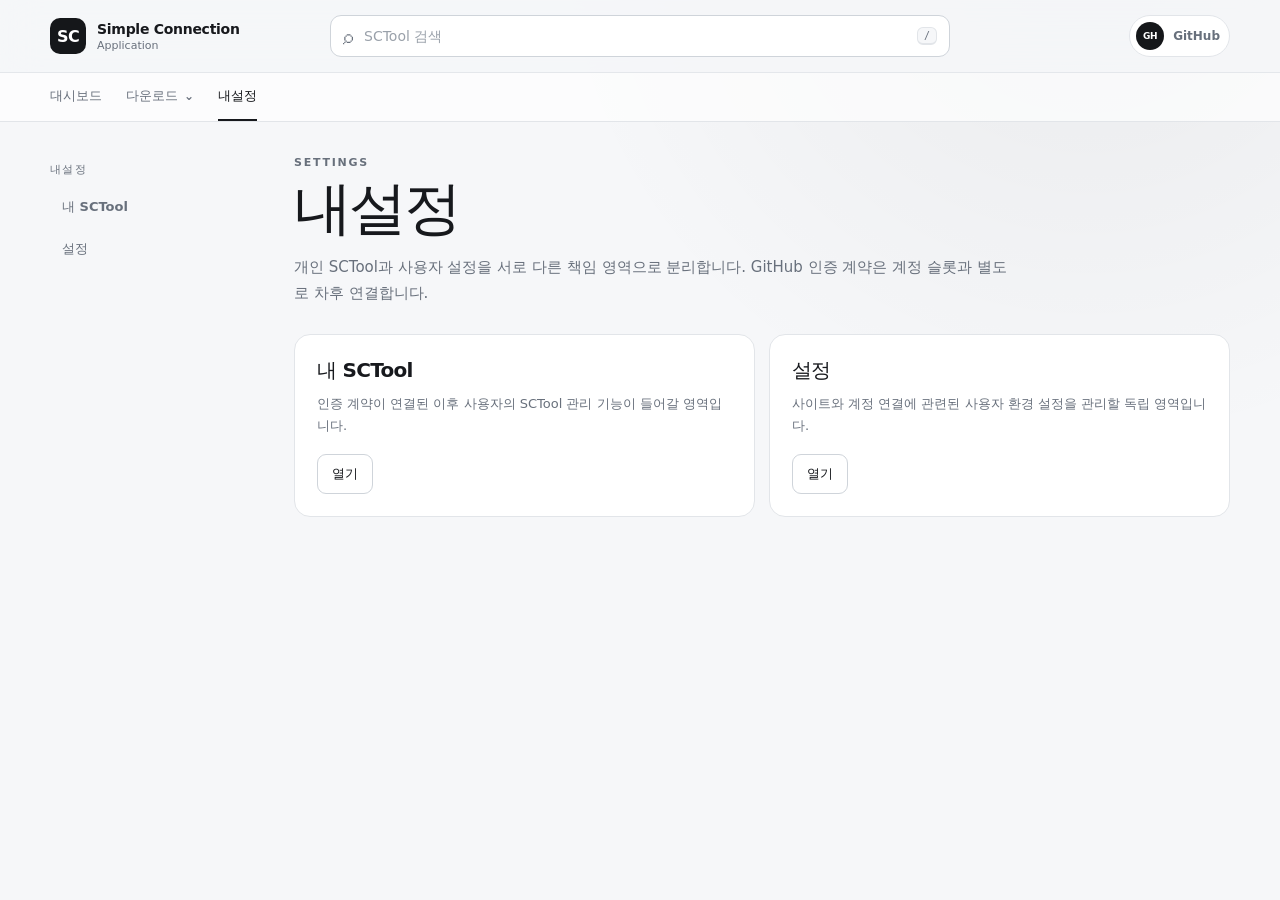
<file: site/settings/index.html>
<!doctype html>
<html lang="ko" data-site-root="../">
<head>
  <meta charset="utf-8" />
  <meta name="viewport" content="width=device-width, initial-scale=1" />
  <meta name="color-scheme" content="light dark" />
  <title>내설정 · Simple Connection</title>
  <link rel="stylesheet" href="../assets/shared/shell.css" />
  <link rel="stylesheet" href="../assets/settings/settings.css" />
  <script type="module" src="../assets/settings/settings.js"></script>
</head>
<body data-section="settings">
  <div data-global-shell></div>
  <div class="shell app-layout">
    <aside class="local-nav" data-local-nav></aside>
    <main id="main-content" class="page-content">
      <header class="page-heading">
        <p class="page-kicker">SETTINGS</p>
        <h1>내설정</h1>
        <p class="page-lead">개인 SCTool과 사용자 설정을 서로 다른 책임 영역으로 분리합니다. GitHub 인증 계약은 계정 슬롯과 별도로 차후 연결합니다.</p>
      </header>
      <section class="settings-grid">
        <article class="panel settings-card">
          <h2>내 SCTool</h2>
          <p>인증 계약이 연결된 이후 사용자의 SCTool 관리 기능이 들어갈 영역입니다.</p>
          <a class="button-secondary" data-site-path="settings/my-sctool/">열기</a>
        </article>
        <article class="panel settings-card">
          <h2>설정</h2>
          <p>사이트와 계정 연결에 관련된 사용자 환경 설정을 관리할 독립 영역입니다.</p>
          <a class="button-secondary" data-site-path="settings/preferences/">열기</a>
        </article>
      </section>
    </main>
  </div>
</body>
</html>
</file>
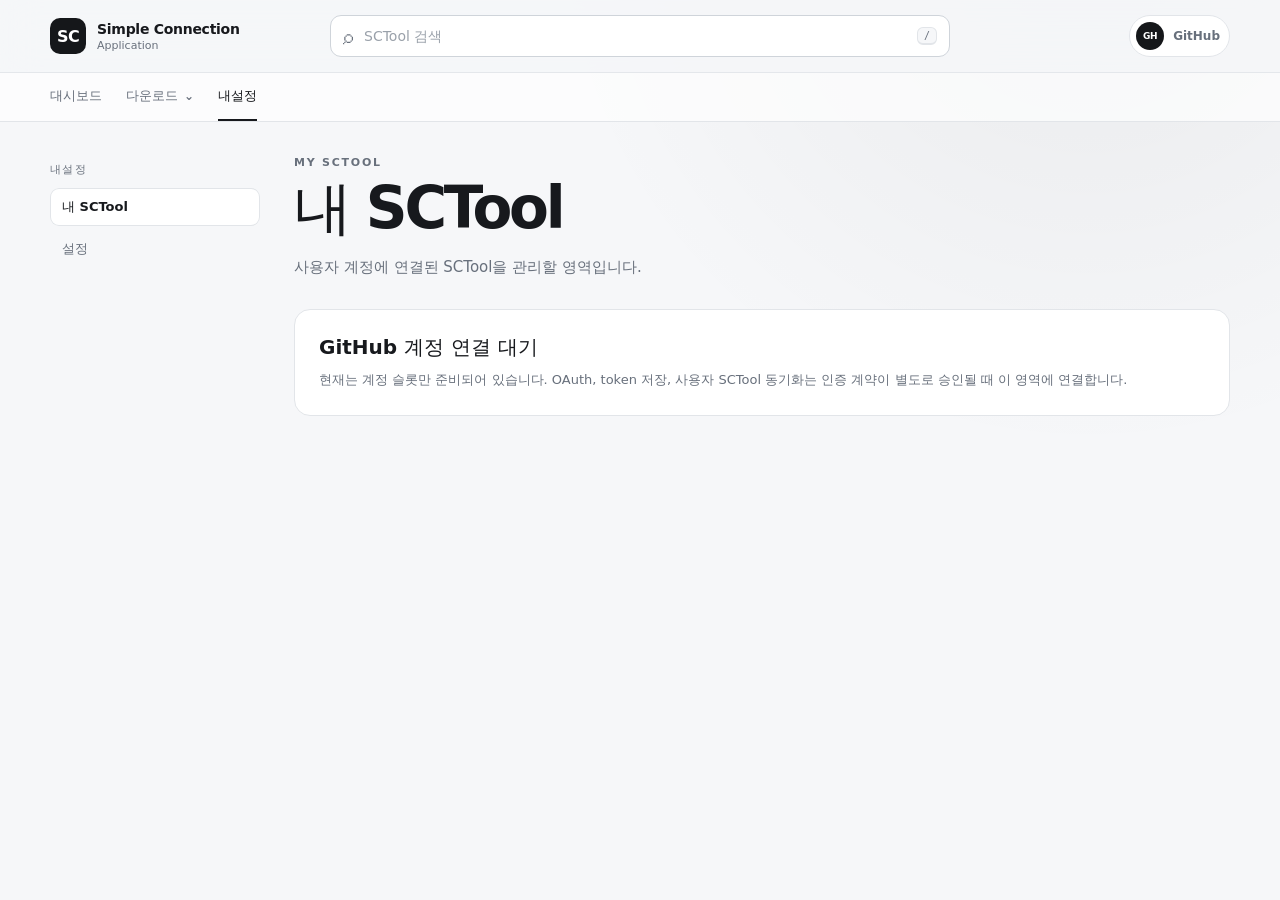
<file: site/settings/my-sctool/index.html>
<!doctype html>
<html lang="ko" data-site-root="../../">
<head>
  <meta charset="utf-8" />
  <meta name="viewport" content="width=device-width, initial-scale=1" />
  <meta name="color-scheme" content="light dark" />
  <title>내 SCTool · Simple Connection</title>
  <link rel="stylesheet" href="../../assets/shared/shell.css" />
  <link rel="stylesheet" href="../../assets/settings/settings.css" />
  <script type="module" src="../../assets/settings/my-sctool.js"></script>
</head>
<body data-section="settings" data-subnav="my-sctool">
  <div data-global-shell></div>
  <div class="shell app-layout">
    <aside class="local-nav" data-local-nav></aside>
    <main id="main-content" class="page-content">
      <header class="page-heading">
        <p class="page-kicker">MY SCTOOL</p>
        <h1>내 SCTool</h1>
        <p class="page-lead">사용자 계정에 연결된 SCTool을 관리할 영역입니다.</p>
      </header>
      <section class="panel placeholder-panel">
        <h2>GitHub 계정 연결 대기</h2>
        <p>현재는 계정 슬롯만 준비되어 있습니다. OAuth, token 저장, 사용자 SCTool 동기화는 인증 계약이 별도로 승인될 때 이 영역에 연결합니다.</p>
      </section>
    </main>
  </div>
</body>
</html>
</file>
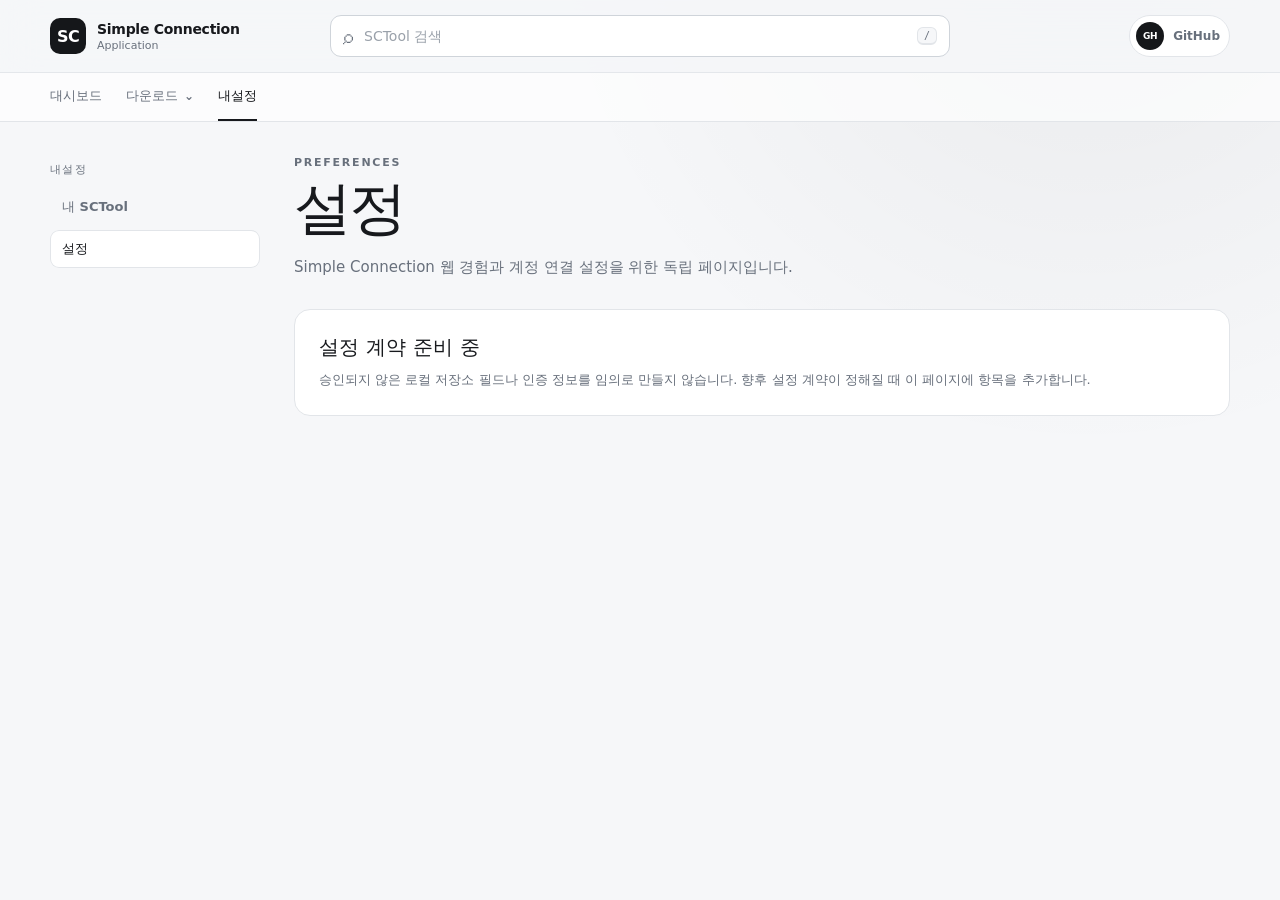
<file: site/settings/preferences/index.html>
<!doctype html>
<html lang="ko" data-site-root="../../">
<head>
  <meta charset="utf-8" />
  <meta name="viewport" content="width=device-width, initial-scale=1" />
  <meta name="color-scheme" content="light dark" />
  <title>설정 · Simple Connection</title>
  <link rel="stylesheet" href="../../assets/shared/shell.css" />
  <link rel="stylesheet" href="../../assets/settings/settings.css" />
  <script type="module" src="../../assets/settings/preferences.js"></script>
</head>
<body data-section="settings" data-subnav="preferences">
  <div data-global-shell></div>
  <div class="shell app-layout">
    <aside class="local-nav" data-local-nav></aside>
    <main id="main-content" class="page-content">
      <header class="page-heading">
        <p class="page-kicker">PREFERENCES</p>
        <h1>설정</h1>
        <p class="page-lead">Simple Connection 웹 경험과 계정 연결 설정을 위한 독립 페이지입니다.</p>
      </header>
      <section class="panel placeholder-panel">
        <h2>설정 계약 준비 중</h2>
        <p>승인되지 않은 로컬 저장소 필드나 인증 정보를 임의로 만들지 않습니다. 향후 설정 계약이 정해질 때 이 페이지에 항목을 추가합니다.</p>
      </section>
    </main>
  </div>
</body>
</html>
</file>
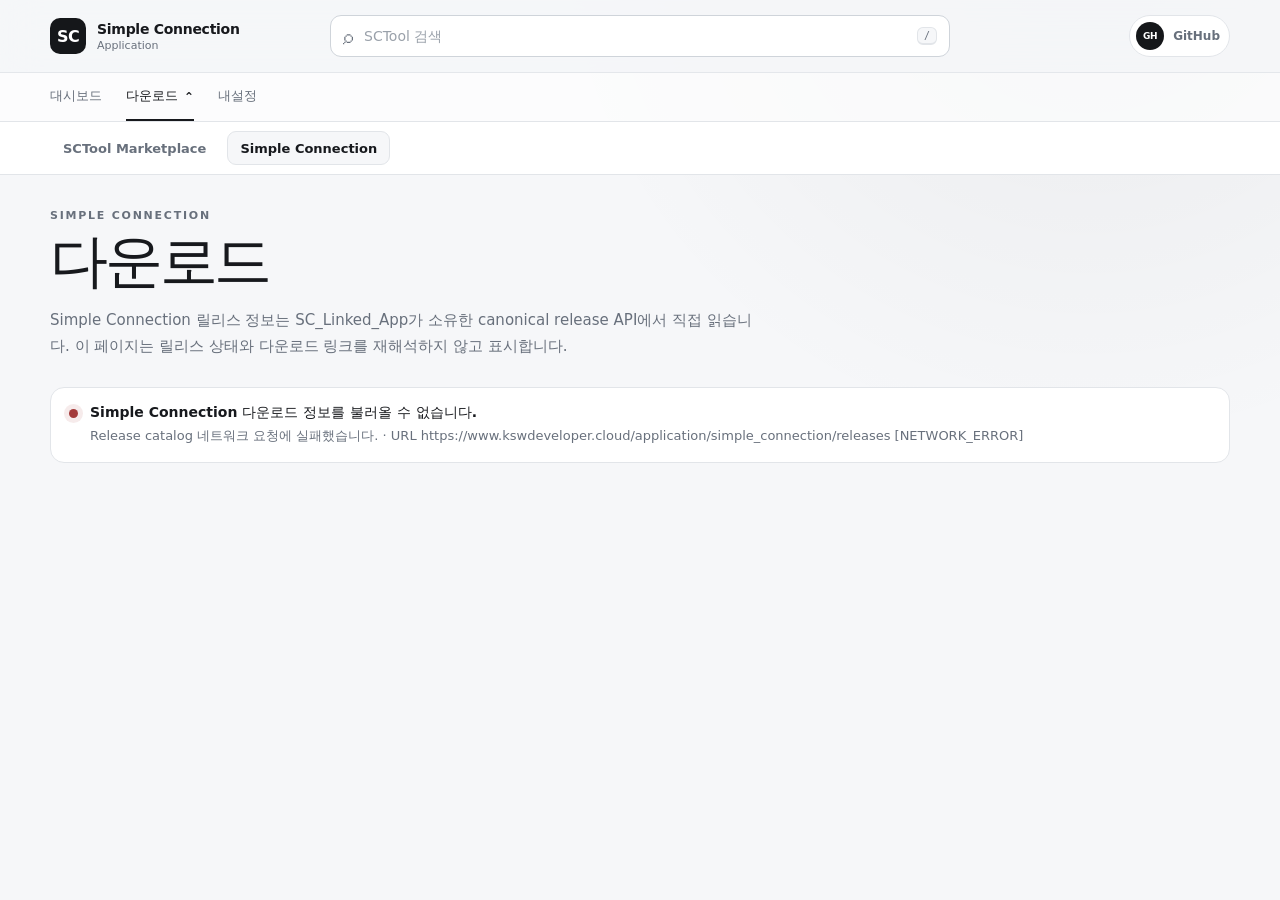
<file: site/application/simple_connection/downloads/index.html>
<!doctype html>
<html lang="ko" data-site-root="../../../">
<head>
  <meta charset="utf-8" />
  <meta name="viewport" content="width=device-width, initial-scale=1" />
  <meta name="color-scheme" content="light dark" />
  <meta name="description" content="Simple Connection release catalog 다운로드" />
  <title>Simple Connection 다운로드</title>
  <link rel="stylesheet" href="../../../assets/shared/shell.css" />
  <link rel="stylesheet" href="../../../assets/application/simple-connection/downloads.css" />
  <script type="module" src="../../../assets/application/simple-connection/downloads.js"></script>
</head>
<body data-section="download" data-subnav="simple-connection">
  <div data-global-shell></div>
  <div class="shell app-layout app-layout-wide">
    <main id="main-content" class="page-content">
      <header class="page-heading">
        <p class="page-kicker">SIMPLE CONNECTION</p>
        <h1>다운로드</h1>
        <p class="page-lead">Simple Connection 릴리스 정보는 SC_Linked_App가 소유한 canonical release API에서 직접 읽습니다. 이 페이지는 릴리스 상태와 다운로드 링크를 재해석하지 않고 표시합니다.</p>
      </header>

      <div id="release-status" class="status-card status-loading" role="status" aria-live="polite">
        <span class="status-dot" aria-hidden="true"></span>
        <div>
          <strong>Release catalog 연결 확인 중</strong>
          <p>SC_Linked_App canonical release contract에서 Windows x64 release catalog를 불러오고 있습니다.</p>
        </div>
      </div>

      <section id="latest-release" class="panel latest-release" aria-labelledby="latest-title" hidden>
        <div>
          <p class="latest-label">LATEST RELEASE</p>
          <h2 id="latest-title" class="latest-version"><span id="latest-version"></span></h2>
          <p id="latest-meta" class="latest-meta"></p>
        </div>
        <a id="latest-download" class="button-primary">Windows x64 다운로드</a>
      </section>

      <section id="release-table-wrap" class="release-table-wrap" aria-labelledby="release-list-title" hidden>
        <h2 id="release-list-title">Release catalog</h2>
        <table class="release-table">
          <thead>
            <tr>
              <th scope="col">버전</th>
              <th scope="col">상태</th>
              <th scope="col">플랫폼</th>
              <th scope="col">출시일</th>
              <th scope="col">파일 이름</th>
              <th scope="col">다운로드</th>
            </tr>
          </thead>
          <tbody id="release-table-body"></tbody>
        </table>
        <p class="catalog-note">표시 순서는 SC_Linked_App canonical release catalog가 제공한 순서를 그대로 사용합니다. 웹 UI는 SemVer 정렬이나 최신 버전 추론을 수행하지 않습니다.</p>
      </section>

      <section id="release-empty" class="release-empty panel" hidden>
        <strong>공개된 릴리스가 없습니다.</strong>
        <p>SC_Linked_App release catalog에 릴리스가 게시되면 이 페이지에 자동으로 표시됩니다.</p>
      </section>
    </main>
  </div>
  <noscript><div class="noscript">다운로드 정보를 불러오려면 JavaScript가 필요합니다.</div></noscript>
</body>
</html>
</file>
<file: site/assets/shared/shell.css>
:root {
  font-family: Inter, Pretendard, "Noto Sans KR", system-ui, -apple-system, BlinkMacSystemFont, "Segoe UI", sans-serif;
  color: #17191d;
  background: #f6f7f9;
  font-synthesis: none;
  --surface: #ffffff;
  --surface-soft: #f6f7f9;
  --text: #17191d;
  --muted: #68707c;
  --border: #e2e5e9;
  --border-strong: #cfd4da;
  --accent: #15171a;
  --accent-contrast: #ffffff;
  --success: #1f7a4d;
  --danger: #a33a3a;
  --shadow: 0 18px 48px rgba(20, 24, 31, 0.09);
}
* { box-sizing: border-box; }
html { min-width: 320px; background: var(--surface-soft); scroll-behavior: smooth; }
body {
  margin: 0;
  min-height: 100vh;
  color: var(--text);
  background: radial-gradient(circle at 85% -10%, rgba(0,0,0,.055), transparent 34rem), var(--surface-soft);
}
button, input { font: inherit; }
button, a { -webkit-tap-highlight-color: transparent; }
a { color: inherit; }
[hidden] { display: none !important; }
.shell { width: min(1180px, calc(100% - 40px)); margin-inline: auto; }
.skip-link {
  position: fixed;
  left: 12px;
  top: -80px;
  z-index: 100;
  padding: 10px 14px;
  color: #fff;
  background: #111;
  border-radius: 8px;
}
.skip-link:focus { top: 12px; }
.site-header {
  position: sticky;
  top: 0;
  z-index: 30;
  border-bottom: 1px solid rgba(226,229,233,.9);
  background: rgba(246,247,249,.9);
  backdrop-filter: blur(18px);
}
.header-inner {
  min-height: 72px;
  display: grid;
  grid-template-columns: minmax(180px, 1fr) minmax(260px, 620px) minmax(120px, 1fr);
  align-items: center;
  gap: 22px;
}
.brand { display: flex; gap: 11px; align-items: center; text-decoration: none; width: max-content; }
.brand-mark {
  width: 36px;
  height: 36px;
  display: grid;
  place-items: center;
  border-radius: 10px;
  color: var(--accent-contrast);
  background: var(--accent);
  font-weight: 800;
  letter-spacing: -.04em;
}
.brand-copy strong, .brand-copy small { display: block; }
.brand-copy strong { font-size: 14px; letter-spacing: -.02em; }
.brand-copy small { margin-top: 2px; color: var(--muted); font-size: 11px; }
.global-search {
  height: 42px;
  display: flex;
  align-items: center;
  gap: 9px;
  padding: 0 12px;
  border: 1px solid var(--border-strong);
  border-radius: 11px;
  background: var(--surface);
}
.global-search:focus-within { border-color: #9aa1aa; box-shadow: 0 0 0 3px rgba(0,0,0,.04); }
.global-search-icon { color: var(--muted); font-size: 20px; }
.global-search input {
  width: 100%;
  min-width: 0;
  border: 0;
  outline: 0;
  background: transparent;
  color: var(--text);
  font-size: 14px;
}
.global-search input::placeholder { color: #9aa1aa; }
.global-search kbd {
  padding: 2px 6px;
  border: 1px solid var(--border);
  border-bottom-width: 2px;
  border-radius: 6px;
  color: var(--muted);
  background: var(--surface-soft);
  font-size: 10px;
}
[data-account-slot] { justify-self: end; }
.account-slot {
  display: inline-flex;
  align-items: center;
  gap: 9px;
  padding: 6px 9px 6px 6px;
  border: 1px solid var(--border);
  border-radius: 999px;
  background: var(--surface);
  color: var(--muted);
  font-size: 12px;
  font-weight: 700;
}
.account-avatar {
  width: 28px;
  height: 28px;
  display: grid;
  place-items: center;
  border-radius: 50%;
  color: var(--accent-contrast);
  background: var(--accent);
  font-size: 9px;
  letter-spacing: -.03em;
}
.gnb-wrap { border-bottom: 1px solid var(--border); background: rgba(255,255,255,.68); }
.gnb { height: 48px; display: flex; align-items: stretch; gap: 24px; }
.gnb-link {
  display: flex;
  align-items: center;
  border-bottom: 2px solid transparent;
  color: var(--muted);
  text-decoration: none;
  font-size: 13px;
  font-weight: 750;
}
.gnb-link.active { color: var(--text); border-bottom-color: var(--text); }
.gnb-button {
  padding: 0;
  border-top: 0;
  border-right: 0;
  border-left: 0;
  background: transparent;
  cursor: pointer;
}
.gnb-button::after {
  content: "⌄";
  margin-left: 6px;
  font-size: 12px;
  transition: transform 140ms ease;
}
.gnb-button[aria-expanded="true"]::after { transform: rotate(180deg); }
.download-local-navigation {
  border-top: 1px solid var(--border);
  background: var(--surface);
}
.download-local-navigation-inner {
  min-height: 52px;
  display: flex;
  align-items: center;
  gap: 8px;
}
.download-local-link {
  display: inline-flex;
  align-items: center;
  min-height: 34px;
  padding: 0 12px;
  border: 1px solid transparent;
  border-radius: 9px;
  color: var(--muted);
  text-decoration: none;
  font-size: 13px;
  font-weight: 750;
}
.download-local-link:hover {
  color: var(--text);
  background: var(--surface-soft);
}
.download-local-link.active {
  color: var(--text);
  border-color: var(--border);
  background: var(--surface-soft);
}
.app-layout {
  display: grid;
  grid-template-columns: 210px minmax(0, 1fr);
  gap: 34px;
  padding-top: 34px;
  padding-bottom: 90px;
}
.app-layout.app-layout-wide { grid-template-columns: minmax(0, 1fr); }
.local-nav {
  align-self: start;
  position: sticky;
  top: 142px;
  padding: 6px 0;
}
.local-nav-title {
  margin: 0 0 11px;
  color: var(--muted);
  font-size: 11px;
  font-weight: 800;
  letter-spacing: .12em;
}
.local-nav-links { display: grid; gap: 4px; }
.nav-link {
  display: block;
  padding: 10px 12px;
  border-radius: 9px;
  color: var(--muted);
  text-decoration: none;
  font-size: 13px;
  font-weight: 700;
}
.nav-link:hover { background: rgba(255,255,255,.65); color: var(--text); }
.nav-link.active { color: var(--text); background: var(--surface); box-shadow: inset 0 0 0 1px var(--border); }
.page-content { min-width: 0; }
.page-heading { margin-bottom: 28px; }
.page-kicker {
  margin: 0 0 10px;
  color: var(--muted);
  font-size: 11px;
  font-weight: 800;
  letter-spacing: .16em;
}
.page-heading h1 { margin: 0; font-size: clamp(34px, 5vw, 58px); line-height: 1.03; letter-spacing: -.055em; }
.page-lead { max-width: 720px; margin: 16px 0 0; color: var(--muted); font-size: 15px; line-height: 1.72; }
.panel {
  border: 1px solid var(--border);
  border-radius: 16px;
  background: var(--surface);
}
.status-card {
  display: flex;
  gap: 12px;
  align-items: flex-start;
  padding: 16px 18px;
  border: 1px solid var(--border);
  border-radius: 14px;
  background: var(--surface);
}
.status-card strong { display: block; margin-bottom: 4px; font-size: 14px; }
.status-card p { margin: 0; color: var(--muted); font-size: 13px; line-height: 1.55; }
.status-dot {
  flex: 0 0 auto;
  width: 9px;
  height: 9px;
  margin-top: 5px;
  border-radius: 50%;
  background: #a6adb6;
  box-shadow: 0 0 0 5px rgba(166,173,182,.12);
}
.status-ready .status-dot { background: var(--success); box-shadow: 0 0 0 5px rgba(31,122,77,.11); }
.status-error .status-dot { background: var(--danger); box-shadow: 0 0 0 5px rgba(163,58,58,.10); }
.button-primary, .button-secondary {
  display: inline-flex;
  align-items: center;
  justify-content: center;
  min-height: 40px;
  padding: 0 14px;
  border-radius: 9px;
  text-decoration: none;
  font-size: 13px;
  font-weight: 800;
}
.button-primary { border: 1px solid var(--accent); color: var(--accent-contrast); background: var(--accent); }
.button-secondary { border: 1px solid var(--border-strong); color: var(--text); background: var(--surface); }
.mono { font-family: ui-monospace, SFMono-Regular, Menlo, Consolas, monospace; }
.noscript { padding: 20px; text-align: center; color: var(--danger); }
@media (max-width: 820px) {
  .header-inner { grid-template-columns: auto minmax(180px, 1fr) auto; gap: 12px; }
  .brand-copy { display: none; }
  .account-label { display: none; }
  .app-layout { grid-template-columns: 1fr; gap: 18px; }
  .local-nav { position: static; display: flex; align-items: center; gap: 14px; overflow-x: auto; padding-bottom: 4px; }
  .local-nav-title { margin: 0; white-space: nowrap; }
  .local-nav-links { display: flex; gap: 4px; }
  .nav-link { white-space: nowrap; }
}
@media (max-width: 560px) {
  .shell { width: min(100% - 24px, 1180px); }
  .header-inner { min-height: 64px; grid-template-columns: auto minmax(0, 1fr) auto; }
  .brand-mark { width: 32px; height: 32px; }
  .global-search { height: 38px; }
  .global-search kbd { display: none; }
  .account-slot { padding-right: 6px; }
  .gnb { height: 44px; }
  .app-layout { padding-top: 22px; }
}
@media (prefers-color-scheme: dark) {
  :root {
    --surface: #17191d;
    --surface-soft: #111317;
    --text: #f0f2f4;
    --muted: #9ba3ad;
    --border: #2b2f35;
    --border-strong: #3a4048;
    --accent: #f0f2f4;
    --accent-contrast: #15171a;
    --shadow: 0 18px 48px rgba(0,0,0,.34);
  }
  body { background: var(--surface-soft); }
  .site-header { background: rgba(17,19,23,.9); border-bottom-color: var(--border); }
  .gnb-wrap { background: rgba(17,19,23,.72); }
  .nav-link:hover { background: rgba(255,255,255,.04); }
}
</file>
<file: site/assets/settings/settings.css>
.settings-grid { display: grid; grid-template-columns: repeat(2, minmax(0, 1fr)); gap: 14px; }
.settings-card { padding: 22px; }
.settings-card h2 { margin: 0; font-size: 20px; letter-spacing: -.035em; }
.settings-card p { margin: 9px 0 18px; color: var(--muted); font-size: 13px; line-height: 1.65; }
.placeholder-panel { padding: 24px; }
.placeholder-panel h2 { margin: 0 0 8px; font-size: 20px; }
.placeholder-panel p { margin: 0; color: var(--muted); font-size: 13px; line-height: 1.7; }
@media (max-width: 650px) { .settings-grid { grid-template-columns: 1fr; } }
</file>
<file: site/assets/application/simple-connection/downloads.css>
.download-intro { display: grid; gap: 18px; }
#release-status { margin-bottom: 18px; }
.latest-release {
  padding: 28px;
  display: grid;
  grid-template-columns: minmax(0, 1fr) auto;
  align-items: center;
  gap: 24px;
  margin-bottom: 26px;
}
.latest-label { margin: 0 0 8px; color: var(--muted); font-size: 11px; font-weight: 800; letter-spacing: .14em; }
.latest-version { margin: 0; font-size: clamp(32px, 5vw, 50px); letter-spacing: -.05em; }
.latest-meta { margin: 8px 0 0; color: var(--muted); font-size: 13px; }
.latest-release .button-primary { min-height: 46px; padding-inline: 18px; }
.release-table-wrap { overflow-x: auto; }
.release-table {
  width: 100%;
  border-collapse: collapse;
  border: 1px solid var(--border);
  border-radius: 14px;
  overflow: hidden;
  background: var(--surface);
}
.release-table th, .release-table td {
  padding: 14px 16px;
  border-bottom: 1px solid var(--border);
  text-align: left;
  vertical-align: middle;
  white-space: nowrap;
  font-size: 13px;
}
.release-table th { color: var(--muted); background: var(--surface-soft); font-size: 11px; letter-spacing: .04em; }
.release-table tr:last-child td { border-bottom: 0; }
.release-version { font-weight: 800; }
.release-state {
  display: inline-flex;
  padding: 4px 8px;
  border-radius: 999px;
  font-size: 11px;
  font-weight: 800;
}
.release-state.latest { color: #276644; background: #eef8f2; border: 1px solid #cfe2d7; }
.release-state.previous { color: var(--muted); background: var(--surface-soft); border: 1px solid var(--border); }
.release-table td:nth-child(5) span, .release-table td:nth-child(5) small { display: block; }
.release-table td:nth-child(5) small { margin-top: 3px; color: var(--muted); font-size: 11px; }
.download-link { text-underline-offset: 3px; font-weight: 800; }
.catalog-note { margin-top: 14px; color: var(--muted); font-size: 12px; line-height: 1.6; }
.release-empty { padding: 28px; }
.release-empty strong { display: block; font-size: 15px; }
.release-empty p { margin: 7px 0 0; color: var(--muted); font-size: 13px; line-height: 1.6; }
@media (max-width: 620px) {
  .latest-release { grid-template-columns: 1fr; padding: 22px; }
  .latest-release .button-primary { width: 100%; }
}
@media (prefers-color-scheme: dark) {
  .release-state.latest { color: #8bd3aa; border-color: #284d38; background: #17291f; }
}
</file>
